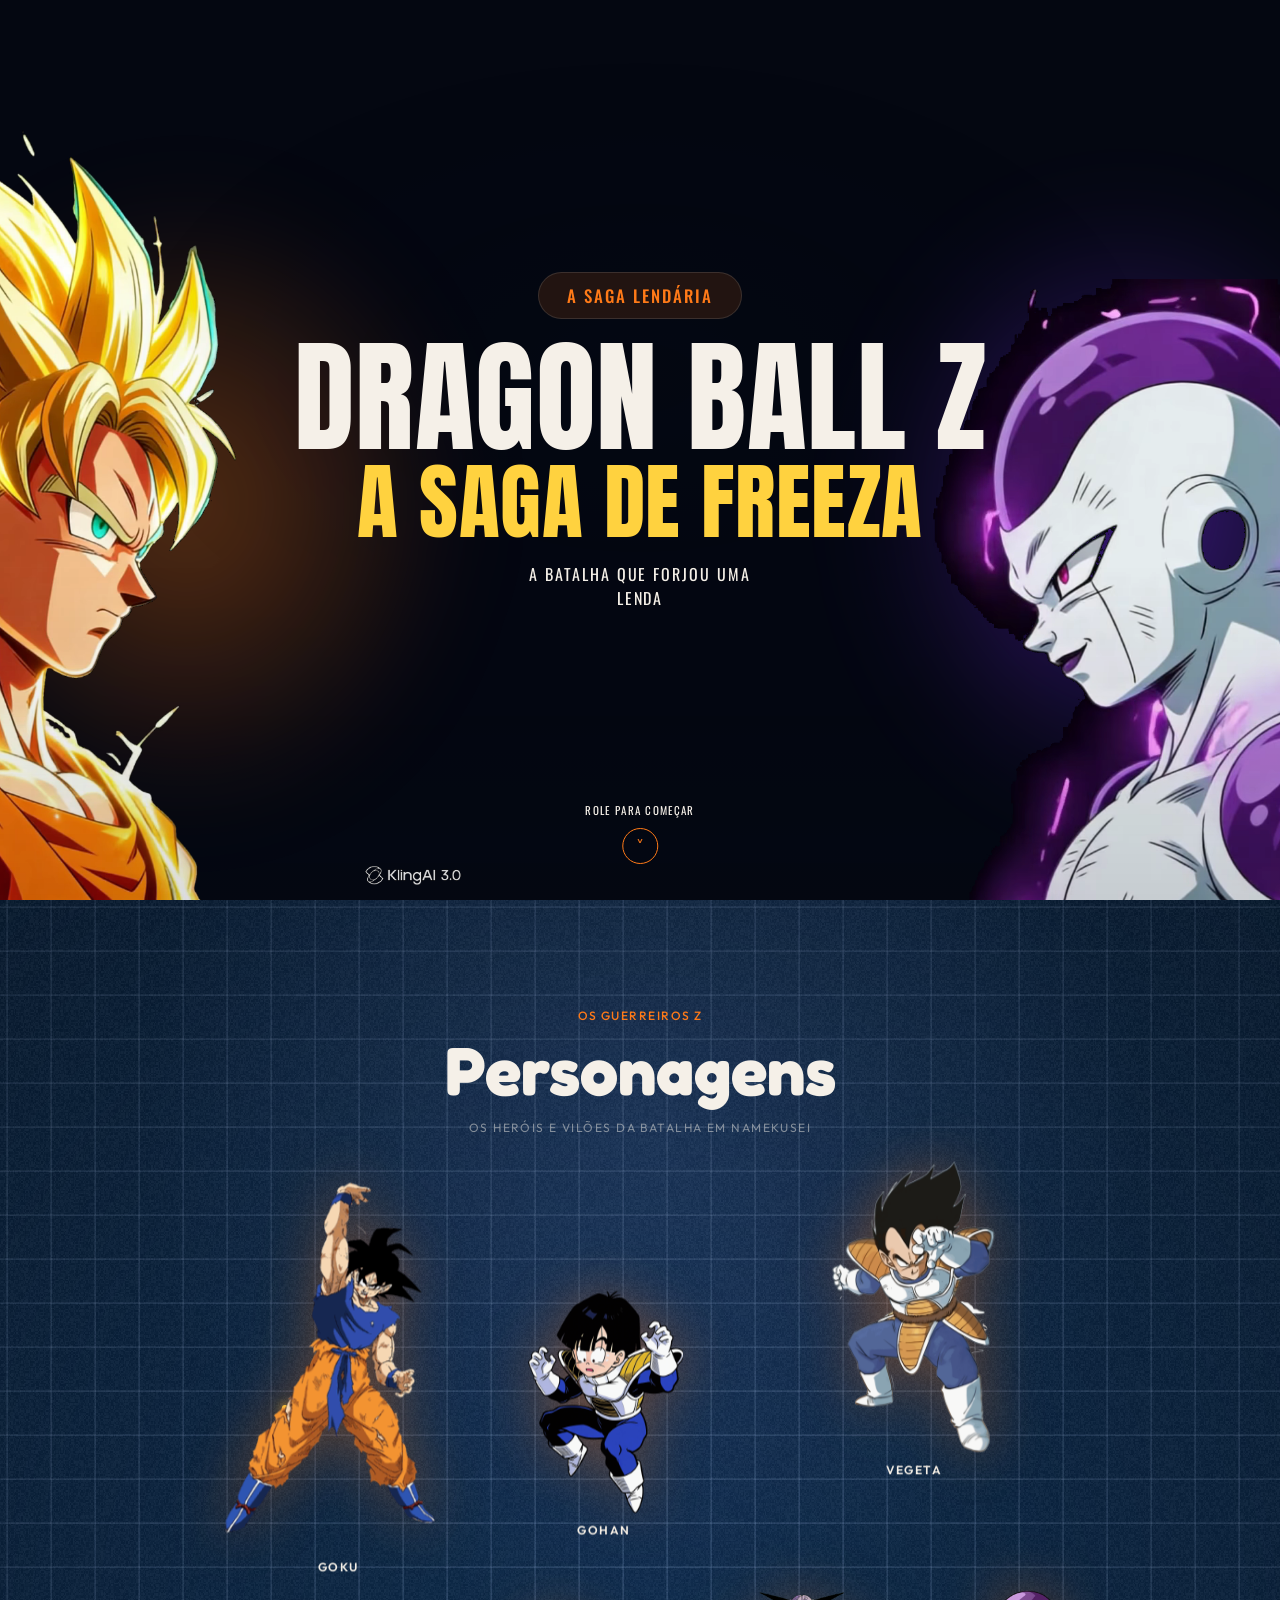
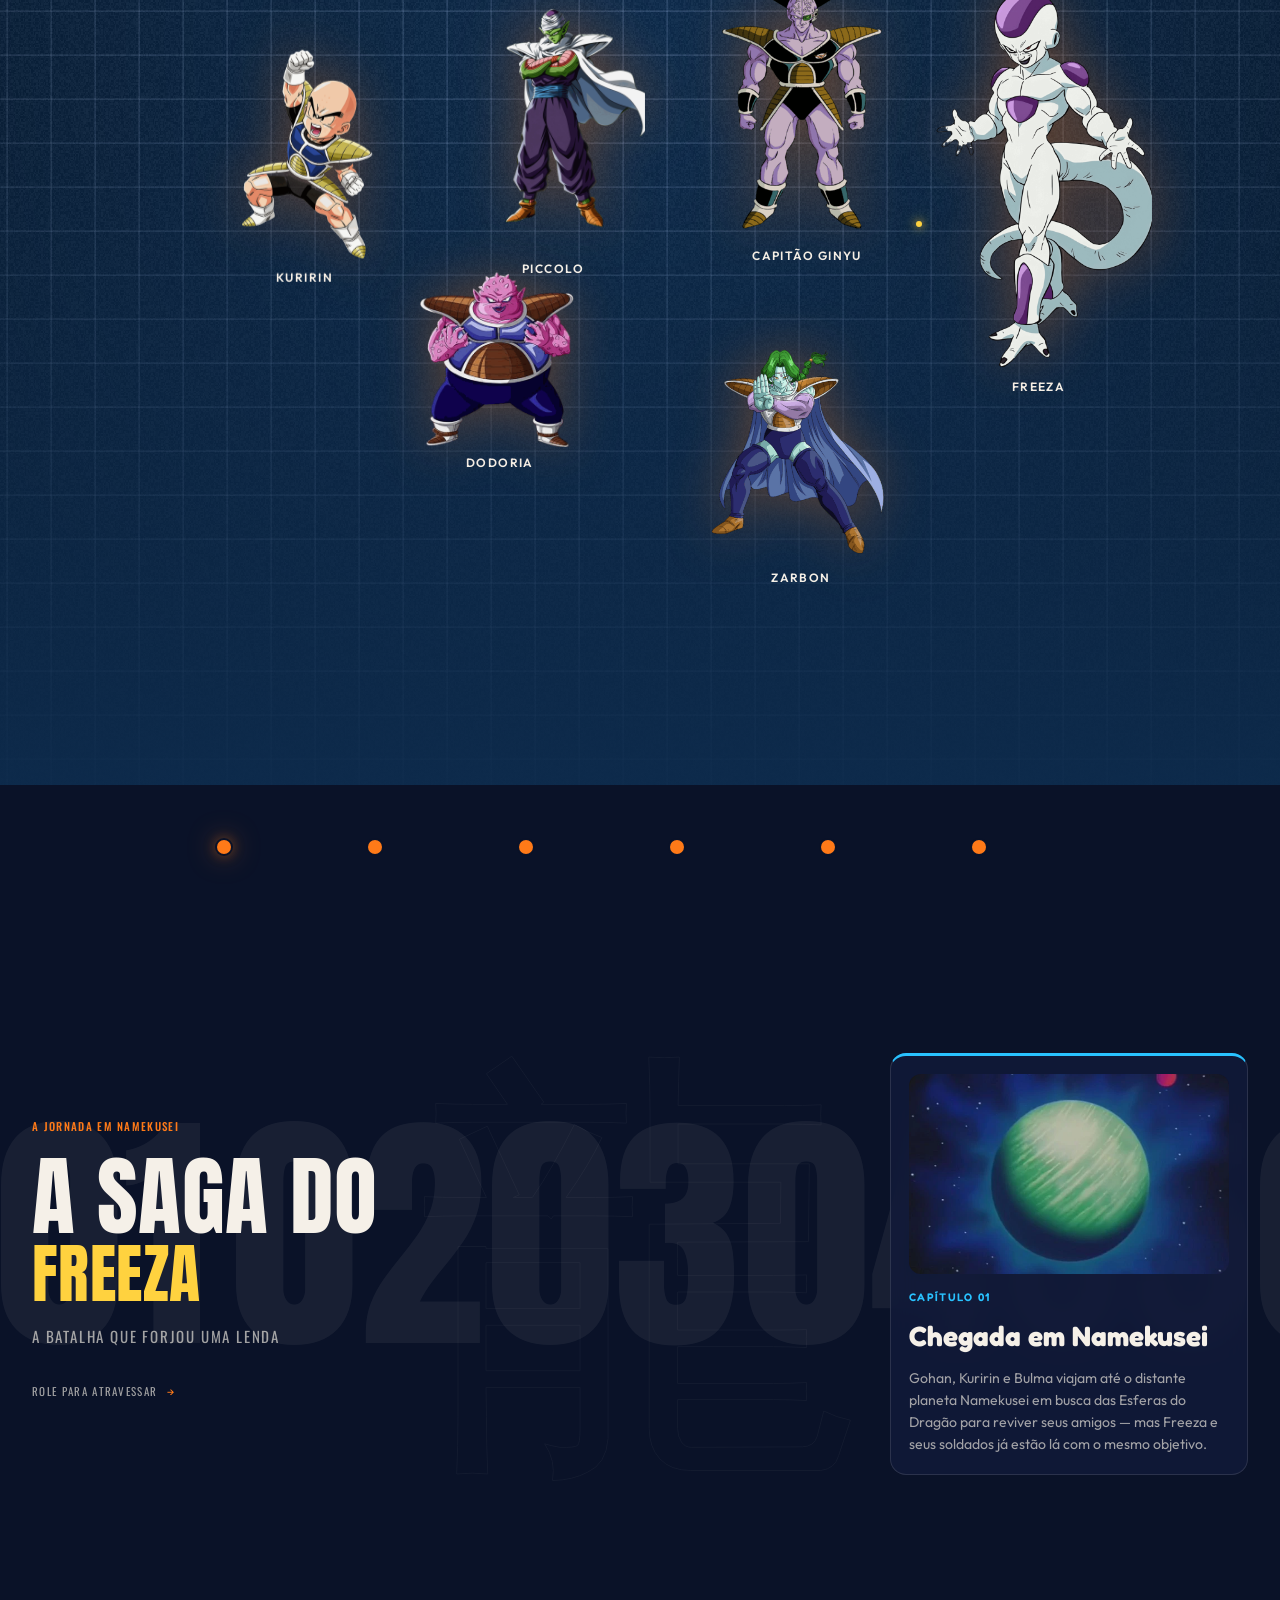
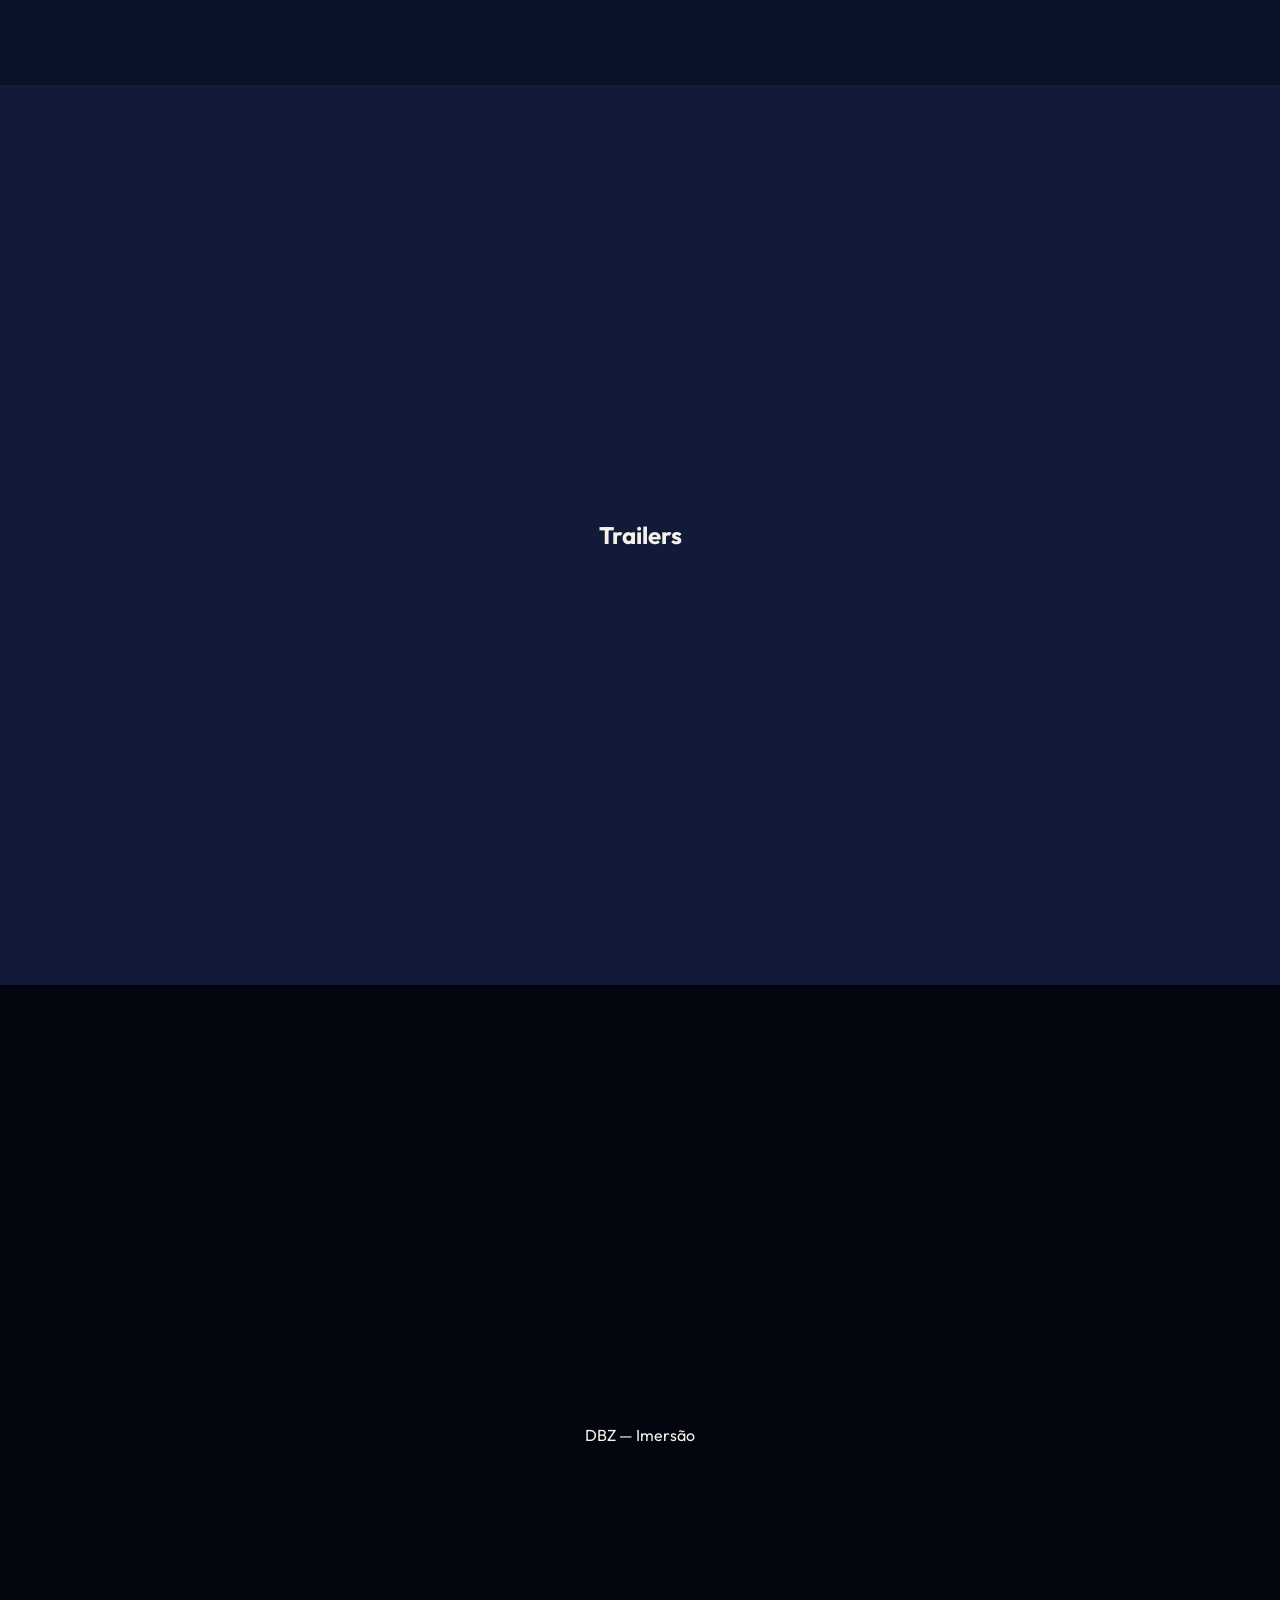
<file: dbz-root-main/index.html>
<!DOCTYPE html>
<html lang="pt-BR">
<head>
    <meta charset="UTF-8">
    <meta name="viewport" content="width=device-width, initial-scale=1.0">
    <link rel="preconnect" href="https://fonts.googleapis.com">
    <link rel="preconnect" href="https://fonts.gstatic.com" crossorigin>
    <link href="https://fonts.googleapis.com/css2?family=Anton&family=Fredoka:wght@300..700&family=Oswald:wght@200..700&family=Outfit:wght@100..900&display=swap" rel="stylesheet">
    <link rel="stylesheet" href="./css/styles.css">
    <link rel="stylesheet" href="./css/jornada.css">
    <title>DBZ — A Saga do Freeza</title>
</head>
<body>

    <nav class="floating-nav" aria-label="Navegação principal">
        <ul class="floating-nav__list">
            <li class="floating-nav__item">
                <a class="floating-nav__link floating-nav__link--active" href="#hero" data-section="hero">DBZ</a>
            </li>
            <li class="floating-nav__item">
                <a class="floating-nav__link" href="#personagens" data-section="personagens">Personagens</a>
            </li>
            <li class="floating-nav__item">
                <a class="floating-nav__link" href="#trailers" data-section="trailers">Trailers</a>
            </li>
            <li class="floating-nav__item">
                <a class="floating-nav__link" href="#saga" data-section="saga">A Saga</a>
            </li>
        </ul>
    </nav>

    <section id="hero" class="hero">
        <div class="hero__bg" aria-hidden="true">
            <video
                class="hero__bg-video"
                autoplay
                loop
                muted
                playsinline
                preload="auto"
            >
                <source src="./assets/videos/hero-bg-namekusei.mp4" type="video/mp4">
            </video>
        </div>

        <div class="hero__overlay" aria-hidden="true"></div>

        <div class="hero__figures" aria-hidden="true">
            <div class="hero__goku-glow" aria-hidden="true"></div>
            <video
                class="hero__figure hero__figure--goku"
                autoplay
                loop
                muted
                playsinline
                preload="auto"
                aria-hidden="true"
            >
                <source src="./assets/videos/goku-hero.webm" type="video/webm">
                <source src="./assets/videos/goku-hero.mp4" type="video/mp4">
            </video>
            <div class="hero__freeza-glow" aria-hidden="true"></div>
            <video
                class="hero__figure hero__figure--freeza"
                autoplay
                loop
                muted
                playsinline
                preload="auto"
                aria-hidden="true"
            >
                <source src="./assets/videos/freeza-hero.webm" type="video/webm">
                <source src="./assets/videos/freeza-hero.mp4" type="video/mp4">
            </video>
        </div>

        <div class="hero__overlay-front" aria-hidden="true"></div>

        <div class="hero__poster">
            <span class="hero__pill">A Saga Lendária</span>
            <h1 class="hero__title">
                <span class="hero__title-line hero__title-line--main">Dragon Ball Z</span>
                <span class="hero__title-line hero__title-line--saga">A Saga de Freeza</span>
            </h1>
            <p class="hero__tagline">A batalha que forjou uma lenda</p>
        </div>

        <a class="hero__scroll" href="#personagens">
            <span class="hero__scroll-label">Role para começar</span>
            <span class="hero__scroll-arrow" aria-hidden="true">˅</span>
        </a>
    </section>

    <section id="personagens" class="personagens">
        <div class="personagens__particles-bg" aria-hidden="true">
            <div class="personagens__blueprint">
                <div class="personagens__blueprint-spotlight"></div>
                <canvas class="personagens__blueprint-grid"></canvas>
                <canvas class="personagens__blueprint-hover"></canvas>
                <canvas class="personagens__blueprint-noise"></canvas>
                <div class="personagens__blueprint-vignette"></div>
            </div>
            <div id="personagens-grid" class="personagens__grid"></div>
        </div>

        <header class="personagens__header">
            <p class="personagens__eyebrow">OS GUERREIROS Z</p>
            <h2 class="personagens__title">Personagens</h2>
            <p class="personagens__subtitle">OS HERÓIS E VILÕES DA BATALHA EM NAMEKUSEI</p>
        </header>

        <div class="personagens__stage">
            <figure class="personagem personagem--goku">
                <img class="personagem__img" loading="lazy" src="assets/images/goku-perso.png" alt="Goku">
                <figcaption class="personagem__nome">Goku</figcaption>
            </figure>
            <figure class="personagem personagem--vegeta">
                <img class="personagem__img" loading="lazy" src="assets/images/vegeta-perso.png" alt="Vegeta">
                <figcaption class="personagem__nome">Vegeta</figcaption>
            </figure>
            <figure class="personagem personagem--gohan">
                <img class="personagem__img" loading="lazy" src="assets/images/gohan-perso.png" alt="Gohan">
                <figcaption class="personagem__nome">Gohan</figcaption>
            </figure>
            <figure class="personagem personagem--kuririn">
                <img class="personagem__img" loading="lazy" src="assets/images/kuririn-perso.png" alt="Kuririn">
                <figcaption class="personagem__nome">Kuririn</figcaption>
            </figure>
            <figure class="personagem personagem--ginyu">
                <img class="personagem__img" loading="lazy" src="assets/images/ginyu-perso.png" alt="Capitão Ginyu">
                <figcaption class="personagem__nome">Capitão Ginyu</figcaption>
            </figure>
            <figure class="personagem personagem--freeza">
                <img class="personagem__img" loading="lazy" src="assets/images/freeza-perso.png" alt="Freeza">
                <figcaption class="personagem__nome">Freeza</figcaption>
            </figure>
            <figure class="personagem personagem--piccolo">
                <img class="personagem__img" loading="lazy" src="assets/images/piccolo-perso.png" alt="Piccolo">
                <figcaption class="personagem__nome">Piccolo</figcaption>
            </figure>
            <figure class="personagem personagem--dodoria">
                <img class="personagem__img" loading="lazy" src="assets/images/dodoria-perso.png" alt="Dodoria">
                <figcaption class="personagem__nome">Dodoria</figcaption>
            </figure>
            <figure class="personagem personagem--zarbon">
                <img class="personagem__img" loading="lazy" src="assets/images/zarbon-perso.png" alt="Zarbon">
                <figcaption class="personagem__nome">Zarbon</figcaption>
            </figure>
        </div>
    </section>

    <section id="saga" class="jornada" aria-label="A Saga do Freeza">
        <div class="jornada__pin">
            <div class="jornada__hud" aria-hidden="true">
                <div class="jornada__rail">
                    <div class="jornada__fill"></div>
                    <span class="jornada__dot" data-chapter="1" data-active></span>
                    <span class="jornada__dot" data-chapter="2"></span>
                    <span class="jornada__dot" data-chapter="3"></span>
                    <span class="jornada__dot" data-chapter="4"></span>
                    <span class="jornada__dot" data-chapter="5"></span>
                    <span class="jornada__dot" data-chapter="6"></span>
                </div>
                <p class="jornada__counter"><span class="cur">01</span>/06</p>
            </div>

            <div class="jornada__numerals" aria-hidden="true">
                <span class="jornada__numeral">01</span>
                <span class="jornada__numeral">02</span>
                <span class="jornada__numeral">03</span>
                <span class="jornada__numeral">04</span>
                <span class="jornada__numeral">05</span>
                <span class="jornada__numeral">06</span>
            </div>

            <div class="jornada__track">
                <div class="jornada__panel--hero">
                    <span class="jornada__kanji" aria-hidden="true">龍</span>

                    <div class="jornada__hero-copy">
                        <p class="jornada__eyebrow">A JORNADA EM NAMEKUSEI</p>
                        <h2 class="jornada__title">
                            <span class="line--main">A Saga do</span>
                            <span class="line--saga">Freeza</span>
                        </h2>
                        <p class="jornada__tagline">A BATALHA QUE FORJOU UMA LENDA</p>
                        <p class="jornada__scroll">
                            <span>ROLE PARA ATRAVESSAR</span>
                            <span class="jornada__scroll-arrow" aria-hidden="true">→</span>
                        </p>
                    </div>

                    <article class="jornada__card" data-reveal="in" style="--ch-accent: var(--cosmic-cyan);">
                        <div class="jornada__card-media">
                            <img
                                src="./assets/images/planete_namek_grande.webp"
                                alt="Planeta Namekusei verde flutuando em um campo estelar"
                                loading="lazy"
                                width="800"
                                height="500"
                            >
                        </div>
                        <p class="jornada__card-kicker">CAPÍTULO 01</p>
                        <h3 class="jornada__card-title">Chegada em Namekusei</h3>
                        <p class="jornada__card-desc">Gohan, Kuririn e Bulma viajam até o distante planeta Namekusei em busca das Esferas do Dragão para reviver seus amigos — mas Freeza e seus soldados já estão lá com o mesmo objetivo.</p>
                    </article>
                </div>

                <article class="jornada__card" data-reveal style="--ch-accent: var(--cosmic-purple);">
                    <div class="jornada__card-media">
                        <img
                            src="./assets/images/GinyuTokusentai.webp"
                            alt="Esquadrão Ginyu em pose de batalha com cinco membros"
                            loading="lazy"
                            width="800"
                            height="500"
                        >
                    </div>
                    <p class="jornada__card-kicker">CAPÍTULO 02</p>
                    <h3 class="jornada__card-title">O Esquadrão Ginyu ataca</h3>
                    <p class="jornada__card-desc">Freeza convoca a temida força de elite. O Capitão Ginyu troca de corpo com Goku, e só a astúcia dos Guerreiros Z impede o desastre antes da chegada do verdadeiro perigo.</p>
                </article>

                <article class="jornada__card" data-reveal style="--ch-accent: var(--accent-star);">
                    <div class="jornada__card-media">
                        <img
                            src="./assets/images/kuririn-morto-por-freeza-1200x720.webp"
                            alt="Freeza e Kuririn no momento da morte de Kuririn"
                            loading="lazy"
                            width="800"
                            height="500"
                        >
                    </div>
                    <p class="jornada__card-kicker">CAPÍTULO 03</p>
                    <h3 class="jornada__card-title">A morte de Kuririn</h3>
                    <p class="jornada__card-desc">No auge da batalha, Freeza assassina Kuririn diante de Goku. A perda do amigo de toda uma vida acende uma fúria capaz de despertar uma lenda adormecida.</p>
                </article>

                <article class="jornada__card" data-reveal style="--ch-accent: var(--cosmic-rose);">
                    <div class="jornada__card-media">
                        <img
                            src="./assets/images/O Despertar do Super Saiyajin.webp"
                            alt="Goku Super Saiyajin com aura dourada flamejante"
                            loading="lazy"
                            width="800"
                            height="500"
                        >
                    </div>
                    <p class="jornada__card-kicker">CAPÍTULO 04</p>
                    <h3 class="jornada__card-title">O Despertar do Super Saiyajin</h3>
                    <p class="jornada__card-desc">Cabelos dourados, aura flamejante: pela primeira vez em mil anos, um Saiyajin alcança a transformação lendária. Goku enfim encara Freeza de igual para igual.</p>
                </article>

                <article class="jornada__card" data-reveal style="--ch-accent: var(--cosmic-cyan);">
                    <div class="jornada__card-media">
                        <video autoplay loop muted playsinline preload="metadata">
                            <source src="./assets/videos/batalha-final.mp4" type="video/mp4">
                        </video>
                    </div>
                    <p class="jornada__card-kicker">CAPÍTULO 05</p>
                    <h3 class="jornada__card-title">A Batalha Final</h3>
                    <p class="jornada__card-desc">Goku Super Saiyajin contra Freeza em 100% de seu poder. Um confronto colossal que define o destino do universo enquanto Namekusei se desfaz a cada golpe.</p>
                </article>

                <article class="jornada__card" data-reveal style="--ch-accent: var(--accent-star);">
                    <div class="jornada__card-media">
                        <img
                            src="./assets/images/namekusei-destruicao.webp"
                            alt="Namekusei se despedaçando em uma explosão cósmica"
                            loading="lazy"
                            width="800"
                            height="500"
                        >
                    </div>
                    <p class="jornada__card-kicker">CAPÍTULO 06</p>
                    <h3 class="jornada__card-title">A destruição de Namekusei</h3>
                    <p class="jornada__card-desc">Com o planeta à beira da explosão, Goku enfrenta seus últimos instantes contra o tirano e prova que a esperança — e a coragem — sempre encontram um caminho.</p>
                </article>
            </div>
        </div>
    </section>

    <section id="trailers" class="section section--trailers">
        <h2>Trailers</h2>
    </section>

    <footer class="section">
        <p>DBZ — Imersão</p>
    </footer>

    <script src="./js/personagens-blueprint.js"></script>
    <script src="./js/script.js"></script>
</body>
</html>
</file>
<file: dbz-root-main/css/styles.css>
/* ── Design tokens (:root) ── */
:root {
  /* Fontes */
  --font-body: 'Outfit', ui-sans-serif, system-ui, sans-serif;
  --font-display: 'Fredoka', ui-sans-serif, system-ui, sans-serif;
  --font-hero-stamp: 'Anton', ui-sans-serif, system-ui, sans-serif;
  --font-hero-saga: 'Oswald', 'Outfit', ui-sans-serif, sans-serif;

  /* Cores base */
  --bg-deep: #04060f;
  --bg-mid: #0a1228;
  --bg-surface: #121a3a;
  --bg-surface-raised: #1a2350;
  --bg-overlay: rgba(8, 12, 28, 0.74);

  /* Texto */
  --text-primary: #f5f0e8;
  --text-muted: rgba(247, 243, 232, 0.64);
  --text-faint: rgba(245, 240, 232, 0.48);

  /* Acentos */
  --accent-star: #ff7a18;
  --accent-star-dim: rgba(255, 122, 24, 0.12);
  --accent-star-glow: rgba(255, 122, 24, 0.35);
  --cosmic-cyan: #29c2ff;
  --cosmic-purple: #6c2bd9;
  --cosmic-rose: #ffd23f;

  /* Bordas / foco */
  --border-subtle: rgba(245, 240, 232, 0.12);
  --border-strong: rgba(245, 240, 232, 0.22);
  --ring-focus: rgba(41, 194, 255, 0.55);

  /* Motion */
  --ease-out-expo: cubic-bezier(0.16, 1, 0.3, 1);
  --ease-spring: cubic-bezier(0.34, 1.56, 0.64, 1);

  /* Tipografia utilitária */
  --ls-label: 0.12em;
  --fs-2xs: clamp(0.625rem, 0.58rem + 0.2vw, 0.6875rem);
  --fs-xs: clamp(0.6875rem, 0.64rem + 0.22vw, 0.75rem);

  /* Layout */
  --space-gutter-x: clamp(1rem, 3vw, 2rem);
  --jornada-bp: 768px;
  --z-nav: 100;
}

/* ── Base ── */
*,
*::before,
*::after {
  box-sizing: border-box;
}

html {
  scroll-behavior: smooth;
}

body {
  margin: 0;
  font-family: var(--font-body);
  background: var(--bg-deep);
  color: var(--text-primary);
}

/* ── Floating Nav ── */
.floating-nav {
  position: fixed;
  top: clamp(0.75rem, 2vw, 1.25rem);
  left: 50%;
  z-index: var(--z-nav);
  max-width: calc(100% - var(--space-gutter-x) * 2);
  padding: 0.375rem clamp(0.625rem, 2vw, 1rem);
  border: 1px solid var(--border-subtle);
  border-top-color: var(--border-strong);
  border-radius: 9999px;
  background: var(--bg-surface-raised);
  backdrop-filter: blur(12px);
  -webkit-backdrop-filter: blur(12px);
  box-shadow:
    0 4px 24px var(--bg-overlay),
    0 0 32px var(--accent-star-glow);
  font-family: var(--font-body);
  opacity: 0;
  pointer-events: none;
  transform: translate(-50%, -0.75rem);
  transition:
    opacity 0.45s var(--ease-out-expo),
    transform 0.45s var(--ease-out-expo);
  will-change: opacity, transform;
}

.floating-nav--visible {
  opacity: 1;
  pointer-events: auto;
  transform: translate(-50%, 0);
}

.floating-nav__list {
  display: flex;
  align-items: center;
  gap: clamp(0.125rem, 1vw, 0.375rem);
  margin: 0;
  padding: 0;
  list-style: none;
}

.floating-nav__item {
  position: relative;
  display: flex;
  align-items: center;
}

.floating-nav__item:not(:first-child)::before {
  content: "";
  display: block;
  width: 1px;
  height: 0.875rem;
  margin-inline: clamp(0.25rem, 1vw, 0.5rem);
  background: var(--border-strong);
  pointer-events: none;
}

.floating-nav__link {
  display: inline-block;
  padding: 0.5rem clamp(0.375rem, 1.2vw, 0.625rem);
  border-radius: 9999px;
  font-family: var(--font-body);
  font-size: var(--fs-xs);
  font-weight: 500;
  letter-spacing: var(--ls-label);
  text-transform: uppercase;
  text-decoration: none;
  color: var(--text-muted);
  white-space: nowrap;
  transition:
    color 0.3s var(--ease-out-expo),
    background-color 0.3s var(--ease-out-expo);
}

.floating-nav__link:hover,
.floating-nav__link:focus-visible {
  color: var(--text-primary);
  background-color: var(--accent-star-dim);
}

.floating-nav__link--active {
  color: var(--accent-star);
}

.floating-nav__link--active:hover,
.floating-nav__link--active:focus-visible {
  color: var(--accent-star);
  background-color: var(--accent-star-dim);
}

.floating-nav__link:focus-visible {
  outline: 2px solid var(--ring-focus);
  outline-offset: 3px;
}

/* ── Hero ── */
.hero {
  position: relative;
  isolation: isolate;
  min-height: 100svh;
  overflow: hidden;
  background: var(--bg-deep);
}

.hero__bg,
.hero__overlay,
.hero__figures,
.hero__overlay-front {
  position: absolute;
  inset: 0;
  pointer-events: none;
}

.hero__bg {
  z-index: 0;
}

.hero__bg-video {
  display: block;
  width: 100%;
  height: 100%;
  object-fit: cover;
}

.hero__overlay {
  z-index: 1;
  background: var(--bg-overlay);
  opacity: 0.28;
}

.hero__figures {
  z-index: 2;
  overflow: hidden;
}

.hero__goku-glow,
.hero__freeza-glow {
  position: absolute;
  border-radius: 50%;
  filter: blur(48px);
  pointer-events: none;
}

.hero__goku-glow {
  left: -8%;
  bottom: 8%;
  width: min(52vw, 36rem);
  height: min(72vh, 42rem);
  background: radial-gradient(
    ellipse at center,
    var(--accent-star-glow) 0%,
    transparent 68%
  );
}

.hero__freeza-glow {
  right: -8%;
  bottom: 10%;
  width: min(48vw, 32rem);
  height: min(68vh, 38rem);
  background: radial-gradient(
    ellipse at center,
    var(--cosmic-purple) 0%,
    transparent 70%
  );
  opacity: 0.55;
}

.hero__figure {
  position: absolute;
  bottom: 0;
  display: block;
  height: min(88vh, 52rem);
  width: auto;
  max-width: none;
  object-fit: contain;
  object-position: bottom center;
  mix-blend-mode: normal;
}

.hero__figure--goku {
  left: -4%;
  transform: translateX(-2%);
}

.hero__figure--freeza {
  right: -4%;
  transform: translateX(2%);
  bottom: -19%;
}

.hero__overlay-front {
  z-index: 3;
  background:
    radial-gradient(
      ellipse 55% 48% at 50% 42%,
      var(--bg-overlay) 0%,
      transparent 75%
    ),
    linear-gradient(
      to bottom,
      transparent 62%,
      var(--bg-overlay) 100%
    );
  opacity: 0.18;
}

.hero__poster {
  position: relative;
  z-index: 4;
  display: flex;
  flex-direction: column;
  align-items: center;
  justify-content: center;
  gap: clamp(0.75rem, 2vw, 1.25rem);
  min-height: 100svh;
  padding:
    clamp(5rem, 12vh, 7rem)
    var(--space-gutter-x)
    clamp(6rem, 14vh, 8rem);
  text-align: center;
}

.hero__pill {
  display: inline-block;
  padding: 0.6125rem clamp(1.225rem, 3.5vw, 1.75rem);
  border: 1px solid var(--border-subtle);
  border-radius: 9999px;
  background: var(--accent-star-dim);
  font-family: var(--font-hero-saga);
  font-size: clamp(0.9625rem, 0.896rem + 0.31vw, 1.05rem);
  font-weight: 500;
  letter-spacing: var(--ls-label);
  text-transform: uppercase;
  color: var(--accent-star);
}

.hero__title {
  display: flex;
  flex-direction: column;
  align-items: center;
  gap: clamp(0.125rem, 0.5vw, 0.375rem);
  margin: 0;
  font-family: var(--font-hero-stamp);
  font-weight: 400;
  line-height: 0.95;
  letter-spacing: 0.02em;
  text-transform: uppercase;
}

.hero__title-line {
  display: block;
}

.hero__title-line--main {
  font-size: clamp(3.85rem, 12.6vw, 7.7rem);
  color: var(--text-primary);
}

.hero__title-line--saga {
  font-size: clamp(2.8rem, 9.1vw, 5.25rem);
  color: var(--cosmic-rose);
}

.hero__tagline {
  max-width: 28ch;
  margin: 0;
  font-family: var(--font-hero-saga);
  font-size: clamp(0.8125rem, 1.4vw, 1rem);
  font-weight: 400;
  letter-spacing: var(--ls-label);
  text-transform: uppercase;
  color: var(--text-primary);
}

.hero__scroll {
  position: absolute;
  z-index: 5;
  left: 50%;
  bottom: clamp(1.25rem, 4vh, 2.5rem);
  display: flex;
  flex-direction: column;
  align-items: center;
  gap: 0.625rem;
  text-decoration: none;
  transform: translateX(-50%);
}

.hero__scroll-label {
  font-family: var(--font-hero-saga);
  font-size: var(--fs-2xs);
  font-weight: 400;
  letter-spacing: var(--ls-label);
  text-transform: uppercase;
  color: var(--text-primary);
}

.hero__scroll-arrow {
  display: grid;
  place-items: center;
  width: 2.25rem;
  height: 2.25rem;
  border: 1px solid var(--accent-star);
  border-radius: 50%;
  font-size: 1rem;
  line-height: 1;
  color: var(--accent-star);
}

.hero__scroll:focus-visible {
  outline: 2px solid var(--ring-focus);
  outline-offset: 4px;
  border-radius: 9999px;
}

@media (max-width: 768px) {
  .hero__figure {
    height: min(52vh, 22rem);
    opacity: 0.72;
  }

  .hero__figure--goku {
    left: -18%;
  }

  .hero__figure--freeza {
    right: -18%;
  }

  .hero__goku-glow,
  .hero__freeza-glow {
    opacity: 0.45;
    filter: blur(36px);
  }

  .hero__poster {
    padding-top: clamp(4.5rem, 14vh, 6rem);
  }

  .hero__title-line--main {
    font-size: clamp(3.15rem, 16.8vw, 4.55rem);
  }

  .hero__title-line--saga {
    font-size: clamp(2.275rem, 11.2vw, 3.5rem);
  }
}

.section {
  min-height: 100vh;
  display: flex;
  align-items: center;
  justify-content: center;
  padding: var(--space-gutter-x);
}

.section--trailers { background: var(--bg-surface); }

/* ── Personagens ── */
.personagens {
  --personagens-blueprint-bg: #0d2b4d;
  --personagens-blueprint-spotlight: rgba(122, 162, 255, 0.18);
  --personagens-blueprint-line: rgba(179, 205, 255, 0.28);
  --personagens-blueprint-hover-fill: rgba(33, 82, 131, 0.18);
  --personagens-blueprint-hover-stroke: rgba(172, 193, 255, 0.70);
  --personagens-blueprint-hover-glow: rgba(122, 162, 255, 0.30);
  --personagens-blueprint-vignette: rgba(13, 43, 77, 0.92);

  position: relative;
  isolation: isolate;
  overflow: hidden;
  min-height: clamp(140vh, 165vh, 190vh);
  background: var(--personagens-blueprint-bg);
}

.personagens__particles-bg {
  position: absolute;
  inset: 0;
  z-index: 0;
  pointer-events: none;
}

.personagens__blueprint {
  position: absolute;
  inset: 0;
  overflow: hidden;
  background: var(--personagens-blueprint-bg);
}

.personagens__blueprint-spotlight {
  position: absolute;
  inset: 0;
  z-index: 0;
  background: radial-gradient(
    circle 720px at 50% 220px,
    var(--personagens-blueprint-spotlight),
    transparent 70%
  );
}

.personagens__blueprint-grid,
.personagens__blueprint-hover {
  position: absolute;
  inset: 0;
  display: block;
  width: 100%;
  height: 100%;
  border: none;
}

.personagens__blueprint-grid {
  z-index: 1;
}

.personagens__blueprint-hover {
  z-index: 2;
  pointer-events: none;
}

.personagens__blueprint-noise {
  position: absolute;
  inset: 0;
  z-index: 3;
  width: 100%;
  height: 100%;
  pointer-events: none;
  image-rendering: pixelated;
}

.personagens__blueprint-vignette {
  position: absolute;
  inset: 0;
  z-index: 4;
  pointer-events: none;
  background: linear-gradient(
    180deg,
    transparent 0%,
    transparent 55%,
    var(--personagens-blueprint-vignette) 100%
  );
}

.personagens__grid {
  position: absolute;
  inset: 0;
  z-index: 5;
  pointer-events: none;
}

.personagens__grid::before,
.personagens__grid::after {
  content: "";
  position: absolute;
  width: 0.375rem;
  height: 0.375rem;
  border-radius: 50%;
  background: var(--cosmic-rose);
  box-shadow:
    0 0 0.5rem var(--cosmic-rose),
    0 0 1.25rem color-mix(in srgb, var(--cosmic-rose) 55%, transparent);
  pointer-events: none;
}

.personagens__grid::before {
  top: 34%;
  left: 22%;
}

.personagens__grid::after {
  top: 62%;
  right: 28%;
}

.personagens__header {
  position: relative;
  z-index: 3;
  display: block;
  max-width: 42rem;
  margin-inline: auto;
  padding:
    clamp(5rem, 12vh, 7rem)
    var(--space-gutter-x)
    clamp(2rem, 5vh, 3rem);
  text-align: center;
}

.personagens__eyebrow {
  margin: 0 0 0.75rem;
  font-family: var(--font-body);
  font-size: var(--fs-xs);
  font-weight: 500;
  letter-spacing: var(--ls-label);
  text-transform: uppercase;
  color: var(--accent-star);
}

.personagens__title {
  margin: 0 0 0.875rem;
  font-family: var(--font-display);
  font-size: clamp(2.5rem, 7vw, 4.25rem);
  font-weight: 700;
  line-height: 1.05;
  color: var(--text-primary);
}

.personagens__subtitle {
  margin: 0;
  font-family: var(--font-body);
  font-size: var(--fs-xs);
  font-weight: 400;
  letter-spacing: var(--ls-label);
  text-transform: uppercase;
  color: var(--text-faint);
}

.personagens__stage {
  position: relative;
  z-index: 2;
  min-height: clamp(95vh, 115vh, 135vh);
  pointer-events: none;
}

.personagem {
  position: absolute;
  margin: 0;
  text-align: center;
  pointer-events: auto;
  will-change: transform, opacity;
  opacity: 0;
  transform: translateY(1.5rem);
  animation:
    personagem-reveal 0.85s var(--ease-out-expo) forwards,
    personagem-float var(--float-duration, 6s) ease-in-out infinite;
  animation-delay: var(--reveal-delay, 0s), var(--float-delay, 0s);
}

.personagem__img {
  display: block;
  height: var(--personagem-h, clamp(11.5rem, 21vw, 17rem));
  width: auto;
  max-width: none;
  object-fit: contain;
  filter: drop-shadow(0 0 28px var(--accent-star-glow));
}

.personagem__nome {
  margin: 0.5rem 0 0;
  font-family: var(--font-body);
  font-size: var(--fs-xs);
  font-weight: 600;
  letter-spacing: var(--ls-label);
  text-transform: uppercase;
  color: var(--text-primary);
}

.personagem:focus-visible {
  outline: 2px solid var(--ring-focus);
  outline-offset: 4px;
  border-radius: 0.25rem;
}

/* Composição freeform — coordenadas por modificador */
.personagem--goku {
  top: 0;
  left: 12%;
  z-index: 4;
  --personagem-h: clamp(15.5rem, 29vw, 23.5rem);
  --reveal-delay: 0.05s;
  --float-duration: 7s;
  --float-delay: -1.2s;
}

.personagem--vegeta {
  top: -2%;
    right: 22%;
  z-index: 3;
  --personagem-h: clamp(13rem, 23vw, 19.5rem);
  --reveal-delay: 0.12s;
  --float-duration: 6.5s;
  --float-delay: -2.4s;
}

.personagem--gohan {
  top: 10%;
    left: 41%;
  z-index: 2;
  --personagem-h: clamp(11rem, 18vw, 15.5rem);
  --reveal-delay: 0.2s;
  --float-duration: 5.8s;
  --float-delay: -0.8s;
}

.personagem--kuririn {
  bottom: 32%;
    left: 18%;
  z-index: 1;
  --personagem-h: clamp(10.1rem, 17vw, 14.3rem);
  --reveal-delay: 0.28s;
  --float-duration: 5.2s;
  --float-delay: -3.1s;
}

.personagem--ginyu {
  top: 39%;
    right: 27%;
  z-index: 3;
  --personagem-h: clamp(11.5rem, 20vw, 17rem);
  --reveal-delay: 0.36s;
  --float-duration: 6.8s;
  --float-delay: -1.7s;
}

.personagem--freeza {
  top: 38%;
  right: 10%;
  z-index: 5;
  --personagem-h: clamp(17rem, 31vw, 25rem);
  --reveal-delay: 0.44s;
  --float-duration: 7.4s;
  --float-delay: -2.9s;
}

.personagem--piccolo {
  top: 39%;
    left: 36%;
  z-index: 2;
  --personagem-h: clamp(12.7rem, 21vw, 17.5rem);
  --reveal-delay: 0.52s;
  --float-duration: 6.2s;
  --float-delay: -4s;
}

.personagem--dodoria {
  bottom: 14%;
  right: 54%;
  z-index: 1;
  --personagem-h: clamp(8.5rem, 14vw, 11.5rem);
  --reveal-delay: 0.6s;
  --float-duration: 5.5s;
  --float-delay: -0.5s;
}

.personagem--zarbon {
  bottom: 3%;
  right: 29%;
  z-index: 2;
  --personagem-h: clamp(10.5rem, 17vw, 15rem);
  --reveal-delay: 0.68s;
  --float-duration: 6.6s;
  --float-delay: -3.6s;
}

@keyframes personagem-reveal {
  to {
    opacity: 1;
    transform: translateY(0);
  }
}

@keyframes personagem-float {
  0%,
  100% {
    transform: translateY(0);
  }

  50% {
    transform: translateY(-12px);
  }
}

@media (max-width: 768px) {
  .personagens {
    min-height: auto;
    overflow-x: hidden;
  }

  .personagens__header {
    padding-top: clamp(4.5rem, 10vh, 5.5rem);
  }

  .personagens__stage {
    min-height: auto;
    padding:
      0
      var(--space-gutter-x)
      clamp(4rem, 10vh, 5rem);
  }

  .personagem {
    position: relative;
    top: auto;
    right: auto;
    bottom: auto;
    left: auto;
    z-index: auto;
    pointer-events: auto;
    max-width: 18rem;
    margin-inline: auto;
    margin-bottom: clamp(2.5rem, 8vw, 3.5rem);
    animation: personagem-reveal 0.85s var(--ease-out-expo) forwards;
    transform: none;
  }

  .personagem__img {
    height: clamp(11.5rem, 55vw, 17rem);
    margin-inline: auto;
  }
}

/* ── Responsividade ── */
@media (max-width: 768px) {
  .floating-nav {
    padding: 0.25rem clamp(0.375rem, 2vw, 0.625rem);
  }

  .floating-nav__link {
    padding: 0.4375rem clamp(0.25rem, 1vw, 0.375rem);
    font-size: var(--fs-2xs);
    letter-spacing: 0.08em;
  }

  .floating-nav__item:not(:first-child)::before {
    margin-inline: 0.25rem;
    height: 0.75rem;
  }
}

/* ── Reduced motion ── */
@media (prefers-reduced-motion: reduce) {
  html {
    scroll-behavior: auto;
  }

  .floating-nav {
    transform: translateX(-50%);
    transition: opacity 0.2s ease;
  }

  .floating-nav--visible {
    transform: translateX(-50%);
  }

  .floating-nav__link {
    transition: none;
  }

  .personagem {
    animation: personagem-reveal-static 0.01s forwards;
    will-change: auto;
  }

  @keyframes personagem-reveal-static {
    to {
      opacity: 1;
      transform: none;
    }
  }
}
</file>
<file: dbz-root-main/css/jornada.css>
/* ── Tokens da Jornada (A Saga) ── */
:root {
  --jornada-gap: clamp(1.5rem, 4vw, 3rem);
  --jornada-panel-width: clamp(18rem, 28vw, 26rem);
  --jornada-card-radius: 1rem;
  --jornada-media-ratio: 16 / 10;
  --jornada-media-radius: 0.75rem;
  --jornada-desc-maxw: 38ch;
  --jornada-rail-weight: 2px;
  --jornada-dot-size: clamp(0.625rem, 1.2vw, 0.875rem);
  --jornada-hud-maxw: min(56rem, calc(100% - var(--space-gutter-x) * 2));
  --jornada-numeral-opacity: 0.06;
  --jornada-numeral-size: clamp(8rem, 22vw, 16rem);
  --jornada-numeral-size-mobile: clamp(4rem, 18vw, 7rem);
  --jornada-kanji-opacity: 0.04;
  --jornada-parallax-strength: 0.35;
  --jornada-scrub-lerp: 1;
  --jornada-reveal-y: 1.5rem;
  --jornada-timeline-mobile: none;
  --jornada-fs-heading: clamp(1.25rem, 2.2vw, 1.75rem);
  --jornada-fs-desc: clamp(0.8125rem, 1.1vw, 0.9375rem);
  --jornada-fs-counter: clamp(1rem, 1.8vw, 1.375rem);
  --stagger-sm: 0.06s;
  --stagger-md: 0.12s;
  --stagger-lg: 0.18s;
  --space-section-y: clamp(3rem, 8vh, 5rem);
}

/* ── Seção / Pin ── */
#saga.jornada {
  position: relative;
  background: var(--bg-mid);
  overflow-x: clip;
}

.jornada__pin {
  position: relative;
  height: 100vh;
  height: 100svh;
  overflow: hidden;
}

/* ── HUD ── */
.jornada__hud {
  position: absolute;
  top: clamp(1rem, 3vh, 1.75rem);
  left: 50%;
  z-index: 10;
  display: grid;
  grid-template-columns: 1fr auto;
  align-items: center;
  gap: clamp(0.75rem, 2vw, 1.25rem);
  width: 100%;
  max-width: var(--jornada-hud-maxw);
  padding-inline: var(--space-gutter-x);
  transform: translateX(-50%);
  pointer-events: none;
}

.jornada__rail {
  position: relative;
  height: var(--jornada-rail-weight);
  border-radius: 9999px;
  background: var(--accent-star-dim);
}

.jornada__fill {
  position: absolute;
  inset: 0;
  border-radius: inherit;
  background: var(--accent-star);
  transform-origin: left center;
  transform: scaleX(var(--progress, 0));
  will-change: transform;
}

.jornada__dot {
  position: absolute;
  top: 50%;
  width: var(--jornada-dot-size);
  height: var(--jornada-dot-size);
  border-radius: 50%;
  background: var(--accent-star);
  box-shadow: 0 0 0 2px var(--bg-mid);
  transform: translate(-50%, -50%);
  will-change: filter;
}

.jornada__dot:nth-child(2) { left: 0%; }
.jornada__dot:nth-child(3) { left: 20%; }
.jornada__dot:nth-child(4) { left: 40%; }
.jornada__dot:nth-child(5) { left: 60%; }
.jornada__dot:nth-child(6) { left: 80%; }
.jornada__dot:nth-child(7) { left: 100%; }

.jornada__dot[data-active] {
  filter: drop-shadow(0 0 6px var(--accent-star-glow))
    drop-shadow(0 0 14px var(--accent-star-glow));
}

.jornada__counter {
  font-family: var(--font-display);
  font-size: var(--jornada-fs-counter);
  font-weight: 600;
  font-variant-numeric: tabular-nums;
  white-space: nowrap;
  color: var(--text-faint);
}

.jornada__counter .cur {
  color: var(--accent-star);
}

/* ── Numerais de fundo ── */
.jornada__numerals {
  position: absolute;
  inset: 0;
  z-index: 0;
  overflow: hidden;
  pointer-events: none;
  transform: translate3d(var(--px, 0), 0, 0);
  will-change: transform;
}

.jornada__numeral {
  position: absolute;
  top: 50%;
  font-family: var(--font-hero-stamp);
  font-size: var(--jornada-numeral-size);
  font-weight: 400;
  line-height: 1;
  color: var(--text-primary);
  opacity: var(--jornada-numeral-opacity);
  transform: translate(-50%, -50%);
}

.jornada__numeral:nth-child(1) { left: 8%; }
.jornada__numeral:nth-child(2) { left: 28%; }
.jornada__numeral:nth-child(3) { left: 48%; }
.jornada__numeral:nth-child(4) { left: 68%; }
.jornada__numeral:nth-child(5) { left: 88%; }
.jornada__numeral:nth-child(6) { left: 108%; }

/* ── Track horizontal ── */
.jornada__track {
  position: relative;
  z-index: 1;
  display: flex;
  align-items: center;
  gap: var(--jornada-gap);
  height: 100%;
  will-change: transform;
  transform: translate3d(var(--x, 0), 0, 0);
}

/* ── Painel Hero (Capítulo 01) ── */
.jornada__panel--hero {
  position: relative;
  display: grid;
  flex: 0 0 100vw;
  grid-template-columns: 1fr minmax(0, var(--jornada-panel-width));
  align-items: center;
  gap: var(--jornada-gap);
  min-height: 100vh;
  min-height: 100svh;
  padding:
    clamp(4.5rem, 10vh, 6rem)
    var(--space-gutter-x)
    var(--space-gutter-x);
  overflow: hidden;
}

.jornada__kanji {
  position: absolute;
  inset: 0;
  display: grid;
  place-items: center;
  font-family: var(--font-hero-stamp);
  font-size: clamp(12rem, 38vw, 28rem);
  line-height: 1;
  color: transparent;
  -webkit-text-stroke: 1px var(--text-primary);
  opacity: var(--jornada-kanji-opacity);
  pointer-events: none;
  user-select: none;
}

.jornada__hero-copy {
  position: relative;
  z-index: 1;
  display: flex;
  flex-direction: column;
  gap: clamp(0.75rem, 2vw, 1.25rem);
}

.jornada__eyebrow {
  margin: 0;
  font-family: var(--font-hero-saga);
  font-size: var(--fs-2xs);
  font-weight: 500;
  letter-spacing: var(--ls-label);
  text-transform: uppercase;
  color: var(--accent-star);
}

.jornada__title {
  display: flex;
  flex-direction: column;
  gap: clamp(0.125rem, 0.5vw, 0.375rem);
  margin: 0;
  font-family: var(--font-hero-stamp);
  font-weight: 400;
  line-height: 0.95;
  letter-spacing: 0.02em;
  text-transform: uppercase;
}

.jornada__title .line--main {
  font-size: clamp(2.75rem, 8.5vw, 5.5rem);
  color: var(--text-primary);
}

.jornada__title .line--saga {
  font-size: clamp(2rem, 6.2vw, 4rem);
  color: var(--cosmic-rose);
}

.jornada__tagline {
  margin: 0;
  max-width: 32ch;
  font-family: var(--font-hero-saga);
  font-size: clamp(0.75rem, 1.2vw, 0.9375rem);
  font-weight: 400;
  letter-spacing: var(--ls-label);
  text-transform: uppercase;
  color: var(--text-muted);
}

.jornada__scroll {
  display: inline-flex;
  align-items: center;
  gap: 0.625rem;
  margin-top: clamp(0.5rem, 2vh, 1rem);
  font-family: var(--font-hero-saga);
  font-size: var(--fs-2xs);
  font-weight: 400;
  letter-spacing: var(--ls-label);
  text-transform: uppercase;
  text-decoration: none;
  color: var(--text-muted);
}

.jornada__scroll-arrow {
  display: inline-block;
  color: var(--accent-star);
  animation: jornada-scroll-bob 2.4s var(--ease-out-expo) infinite;
}

.jornada__panel--hero .jornada__card {
  position: relative;
  z-index: 1;
  align-self: center;
}

/* ── Cards de capítulo ── */
.jornada__card {
  display: flex;
  flex: 0 0 var(--jornada-panel-width);
  flex-direction: column;
  gap: clamp(0.75rem, 1.5vw, 1rem);
  padding: clamp(0.875rem, 1.5vw, 1.125rem);
  border: 1px solid var(--border-subtle);
  border-top: 3px solid var(--ch-accent);
  border-radius: var(--jornada-card-radius);
  background: color-mix(in srgb, var(--bg-surface) 82%, transparent);
  backdrop-filter: blur(12px);
  -webkit-backdrop-filter: blur(12px);
  opacity: 0;
  transform: translateY(var(--jornada-reveal-y));
  transition:
    opacity 0.65s var(--ease-out-expo),
    transform 0.65s var(--ease-out-expo);
  will-change: opacity, transform;
}

.jornada__card[data-reveal="in"] {
  opacity: 1;
  transform: none;
}

.jornada__card[data-reveal="in"] .jornada__card-media {
  animation: jornada-card-part-in 0.7s var(--ease-out-expo) both;
}

.jornada__card[data-reveal="in"] .jornada__card-kicker {
  animation: jornada-card-part-in 0.7s var(--ease-out-expo) var(--stagger-sm) both;
}

.jornada__card[data-reveal="in"] .jornada__card-title {
  animation: jornada-card-part-in 0.7s var(--ease-out-expo) var(--stagger-md) both;
}

.jornada__card[data-reveal="in"] .jornada__card-desc {
  animation: jornada-card-part-in 0.7s var(--ease-out-expo) var(--stagger-lg) both;
}

.jornada__card-media {
  aspect-ratio: var(--jornada-media-ratio);
  overflow: hidden;
  border-radius: var(--jornada-media-radius);
  background: var(--bg-deep);
}

.jornada__card-media img,
.jornada__card-media video {
  display: block;
  width: 100%;
  height: 100%;
  object-fit: cover;
}

.jornada__card-kicker {
  margin: 0;
  font-family: var(--font-display);
  font-size: var(--fs-2xs);
  font-weight: 600;
  letter-spacing: var(--ls-label);
  text-transform: uppercase;
  color: var(--ch-accent);
}

.jornada__card-title {
  margin: 0;
  font-family: var(--font-display);
  font-size: var(--jornada-fs-heading);
  font-weight: 700;
  line-height: 1.15;
  color: var(--text-primary);
}

.jornada__card-desc {
  margin: 0;
  max-width: var(--jornada-desc-maxw);
  font-family: var(--font-body);
  font-size: var(--jornada-fs-desc);
  font-weight: 400;
  line-height: 1.55;
  color: var(--text-muted);
}

/* ── Keyframes ── */
@keyframes jornada-scroll-bob {
  0%,
  100% {
    transform: translateX(0);
  }

  50% {
    transform: translateX(0.35rem);
  }
}

@keyframes jornada-card-part-in {
  from {
    opacity: 0;
    transform: translateY(0.75rem);
  }

  to {
    opacity: 1;
    transform: none;
  }
}

/* ── Mobile: coluna vertical ── */
@media (max-width: 768px) {
  .jornada__pin {
    height: auto;
    overflow: visible;
  }

  .jornada__hud {
    display: var(--jornada-timeline-mobile);
  }

  .jornada__numerals {
    transform: none;
  }

  .jornada__numeral {
    font-size: var(--jornada-numeral-size-mobile);
  }

  .jornada__numeral:nth-child(1) { left: 5%; top: 4%; transform: none; }
  .jornada__numeral:nth-child(2) { left: auto; right: 5%; top: 18%; transform: none; }
  .jornada__numeral:nth-child(3) { left: 8%; top: 32%; transform: none; }
  .jornada__numeral:nth-child(4) { left: auto; right: 8%; top: 46%; transform: none; }
  .jornada__numeral:nth-child(5) { left: 6%; top: 60%; transform: none; }
  .jornada__numeral:nth-child(6) { left: auto; right: 6%; top: 74%; transform: none; }

  .jornada__track {
    flex-direction: column;
    align-items: stretch;
    height: auto;
    padding:
      var(--space-section-y)
      var(--space-gutter-x);
    transform: none;
  }

  .jornada__panel--hero {
    flex: 0 0 auto;
    grid-template-columns: 1fr;
    min-height: auto;
    padding:
      clamp(5rem, 12vh, 6.5rem)
      0
      clamp(1.5rem, 4vw, 2rem);
  }

  .jornada__kanji {
    font-size: clamp(8rem, 55vw, 14rem);
  }

  .jornada__title .line--main {
    font-size: clamp(2.25rem, 12vw, 3.25rem);
  }

  .jornada__title .line--saga {
    font-size: clamp(1.65rem, 9vw, 2.5rem);
  }

  .jornada__card {
    flex: 0 0 auto;
    width: 100%;
    max-width: none;
    opacity: 1;
    transform: none;
  }
}

/* ── Reduced motion ── */
@media (prefers-reduced-motion: reduce) {
  .jornada__scroll-arrow {
    animation: none;
  }

  .jornada__card,
  .jornada__card[data-reveal="in"] .jornada__card-media,
  .jornada__card[data-reveal="in"] .jornada__card-kicker,
  .jornada__card[data-reveal="in"] .jornada__card-title,
  .jornada__card[data-reveal="in"] .jornada__card-desc {
    opacity: 1;
    transform: none;
    animation: none;
    transition: none;
  }

  .jornada__track,
  .jornada__numerals,
  .jornada__fill {
    will-change: auto;
  }
}
</file>
